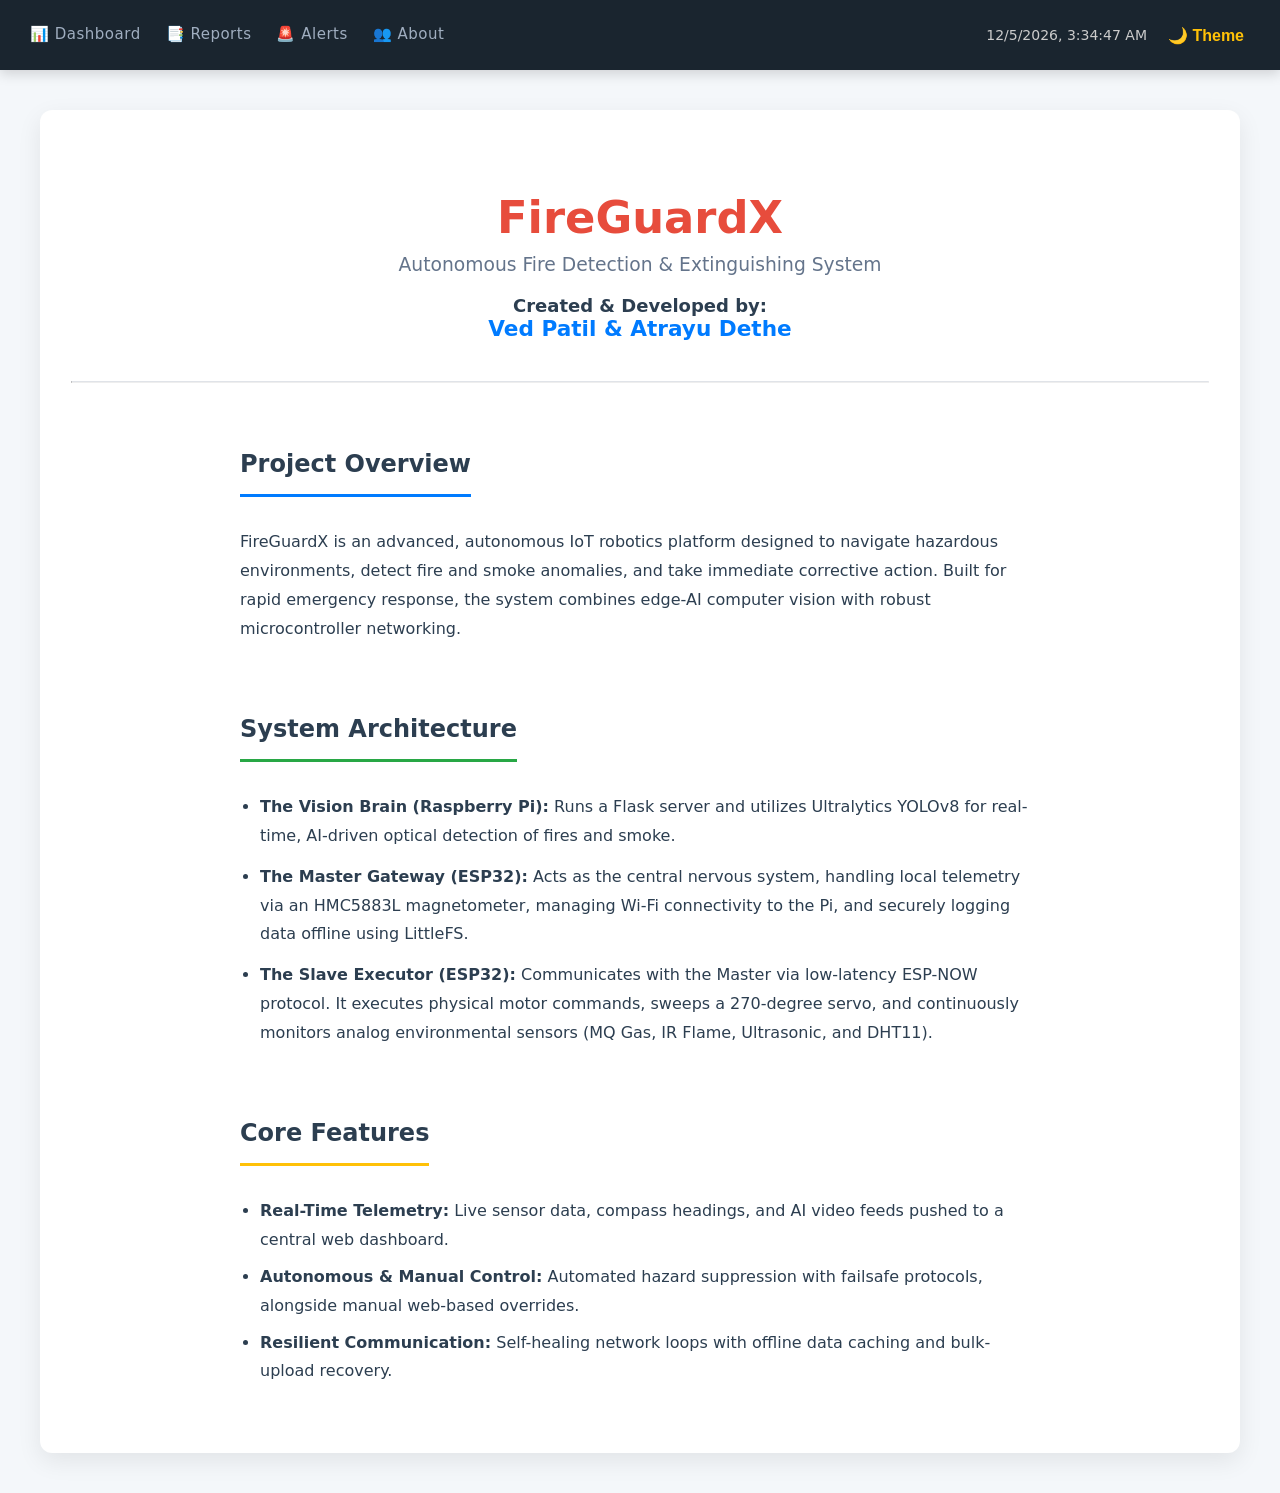
<file: Raspberry PI (Tower)/Frontend/about.html>
<!DOCTYPE html>
<html lang="en">
<head>
  <meta charset="UTF-8">
  <title>About - FireGuardX</title>
  <link rel="stylesheet" href="css/style.css">
</head>
<body>
  <div class="navbar">
    <div>
      <a href="dashboard.html">&#128202; Dashboard</a>
      <a href="reports.html">&#128209; Reports</a>
      <a href="alerts.html">&#128680; Alerts</a>
      <a href="about.html">&#128101; About</a>
    </div>
    <div style="display:flex; align-items:center; gap: 15px;">
      <span id="system-clock" style="color: #ccc; font-size: 14px;"></span>
      <button onclick="toggleTheme()" style="background:none; border:none; color:#ffc107; cursor:pointer; font-weight:bold; font-size: 16px;">&#127769; Theme</button>
    </div>
  </div>

  <div class="container">
    <div class="card" style="text-align: center; padding: 50px 30px;">
      <h1 style="color: var(--accent-color); font-size: 2.8em; margin-bottom: 10px;">FireGuardX</h1>
      <h3 style="color: #64748b; margin-top: 0; font-weight: 500;">Autonomous Fire Detection & Extinguishing System</h3>
      <p style="font-size: 18px; margin-top: 20px; font-weight: bold; color: var(--text-color);">
        Created & Developed by: <br>
        <span style="color: #007bff; font-size: 1.2em;">Ved Patil & Atrayu Dethe</span>
      </p>
      <hr style="border-top: 1px solid rgba(100, 116, 139, 0.2); margin: 40px 0;">
      
      <div style="text-align: left; max-width: 800px; margin: auto; line-height: 1.8;">
        <h2 style="border-bottom: 3px solid #007bff; padding-bottom: 8px; display: inline-block;">Project Overview</h2>
        <p style="font-size: 16px;">
          FireGuardX is an advanced, autonomous IoT robotics platform designed to navigate hazardous environments, detect fire and smoke anomalies, and take immediate corrective action. Built for rapid emergency response, the system combines edge-AI computer vision with robust microcontroller networking.
        </p>
        <br>
        <h2 style="border-bottom: 3px solid #28a745; padding-bottom: 8px; display: inline-block;">System Architecture</h2>
        <ul style="font-size: 16px; padding-left: 20px;">
          <li style="margin-bottom: 12px;"><b>The Vision Brain (Raspberry Pi):</b> Runs a Flask server and utilizes Ultralytics YOLOv8 for real-time, AI-driven optical detection of fires and smoke.</li>
          <li style="margin-bottom: 12px;"><b>The Master Gateway (ESP32):</b> Acts as the central nervous system, handling local telemetry via an HMC5883L magnetometer, managing Wi-Fi connectivity to the Pi, and securely logging data offline using LittleFS.</li>
          <li style="margin-bottom: 12px;"><b>The Slave Executor (ESP32):</b> Communicates with the Master via low-latency ESP-NOW protocol. It executes physical motor commands, sweeps a 270-degree servo, and continuously monitors analog environmental sensors (MQ Gas, IR Flame, Ultrasonic, and DHT11).</li>
        </ul>
        <br>
        <h2 style="border-bottom: 3px solid #ffc107; padding-bottom: 8px; display: inline-block;">Core Features</h2>
        <ul style="font-size: 16px; padding-left: 20px;">
          <li style="margin-bottom: 8px;"><b>Real-Time Telemetry:</b> Live sensor data, compass headings, and AI video feeds pushed to a central web dashboard.</li>
          <li style="margin-bottom: 8px;"><b>Autonomous & Manual Control:</b> Automated hazard suppression with failsafe protocols, alongside manual web-based overrides.</li>
          <li style="margin-bottom: 8px;"><b>Resilient Communication:</b> Self-healing network loops with offline data caching and bulk-upload recovery.</li>
        </ul>
      </div>
    </div>
  </div>

  <script src="js/config.js"></script>
</body>
</html>
</file>
<file: Raspberry PI (Tower)/Frontend/css/style.css>
/* =========================================================
   FireGuardX Premium Dashboard Stylesheet
========================================================= */
:root {
  --bg-color: #f4f7fa;
  --text-color: #2c3e50;
  --card-bg: #ffffff;
  --nav-bg: #1a252f;
  --accent-color: #e74c3c;
  --accent-hover: #c0392b;
  --border-radius: 12px;
  --shadow: 0 8px 24px rgba(0,0,0,0.08);
}

/* Dark Mode Variables */
body.dark-mode {
  --bg-color: #0f141e;
  --text-color: #e2e8f0;
  --card-bg: #1e293b;
  --nav-bg: #080b12;
  --shadow: 0 8px 24px rgba(0,0,0,0.4);
}

body {
  font-family: 'Segoe UI', system-ui, -apple-system, sans-serif;
  margin: 0;
  padding: 0;
  background-color: var(--bg-color);
  color: var(--text-color);
  transition: background-color 0.3s ease, color 0.3s ease;
}

h1, h2, h3, h4 {
  font-weight: 600;
  margin-bottom: 15px;
}

/* --- Premium Navigation Bar --- */
.navbar {
  background-color: var(--nav-bg);
  padding: 0 30px;
  height: 70px;
  display: flex;
  justify-content: space-between;
  align-items: center;
  box-shadow: 0 4px 12px rgba(0,0,0,0.15);
  position: sticky;
  top: 0;
  z-index: 1000;
}

.navbar div {
  display: flex;
  gap: 25px;
  align-items: center;
}

.navbar a {
  color: #a0aec0;
  text-decoration: none;
  font-weight: 500;
  font-size: 15px;
  letter-spacing: 0.5px;
  transition: color 0.2s ease, transform 0.2s ease;
  padding: 10px 0;
  border-bottom: 2px solid transparent;
}

.navbar a:hover {
  color: #ffffff;
  transform: translateY(-2px);
  border-bottom: 2px solid var(--accent-color);
}

/* --- Container & Cards --- */
.container {
  max-width: 1200px;
  margin: 40px auto;
  padding: 0 20px;
}

.card {
  background: var(--card-bg);
  border-radius: var(--border-radius);
  padding: 25px;
  box-shadow: var(--shadow);
  transition: transform 0.3s ease, box-shadow 0.3s ease;
  border: 1px solid rgba(255,255,255,0.05);
}

.card:hover {
  transform: translateY(-4px);
  box-shadow: 0 12px 30px rgba(0,0,0,0.12);
}

/* --- Compass Styling --- */
.compass-card {
  display: flex;
  align-items: center;
  justify-content: center;
  gap: 40px;
  background: linear-gradient(145deg, var(--card-bg), rgba(0,0,0,0.02));
}

.compass-needle {
  width: 140px;
  height: 140px;
  border-radius: 50%;
  background: radial-gradient(circle, #f8fafc 40%, #cbd5e1 100%);
  position: relative;
  box-shadow: inset 0 0 15px rgba(0,0,0,0.2), 0 5px 15px rgba(0,0,0,0.1);
  border: 4px solid #334155;
  transition: transform 0.2s cubic-bezier(0.4, 0, 0.2, 1);
}

body.dark-mode .compass-needle {
  background: radial-gradient(circle, #334155 40%, #0f172a 100%);
  border-color: #1e293b;
}

.compass-needle::after {
  content: "";
  width: 8px;
  height: 65px;
  background: var(--accent-color);
  position: absolute;
  top: 10px;
  left: 50%;
  transform: translateX(-50%);
  border-radius: 6px;
  transform-origin: 50% 100%;
  box-shadow: 0 2px 4px rgba(0,0,0,0.3);
}

.compass-meta {
  display: flex;
  flex-direction: column;
  gap: 10px;
}

.compass-meta .label {
  font-size: 13px;
  text-transform: uppercase;
  letter-spacing: 1px;
  color: #64748b;
  font-weight: 600;
}

.compass-meta .value {
  font-size: 24px;
  font-weight: 700;
  color: var(--text-color);
}

/* --- Buttons --- */
button {
  transition: all 0.2s ease;
}
button:hover {
  filter: brightness(1.1);
  transform: scale(1.02);
}
button:active {
  transform: scale(0.98);
}
</file>
